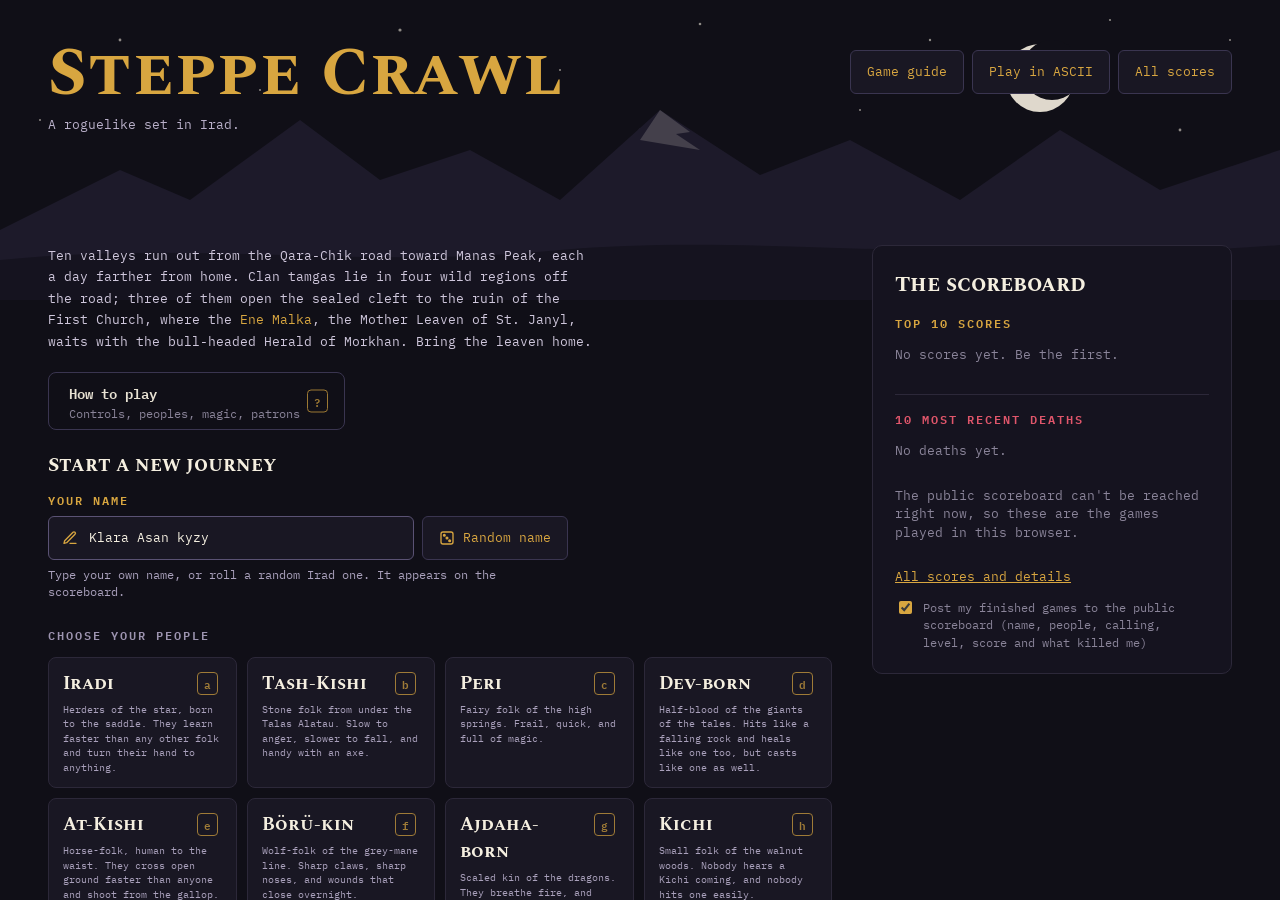
<file: index.html>
<!doctype html>
<html lang="en">
<head>
<meta charset="utf-8">
<meta name="viewport" content="width=device-width, initial-scale=1, viewport-fit=cover">
<title>Steppe Crawl, a roguelike set in Irad</title>
<meta name="description" content="Steppe Crawl is a roguelike set in Irad. Ride out through ten valleys of the steppe, gather the clan tamgas, and bring the Ene Malka home. Free to play in your browser.">
<meta name="robots" content="index, follow">
<meta name="theme-color" content="#100f17">
<link rel="canonical" href="https://steppecrawl.online/">
<link rel="icon" type="image/png" href="favicon.png">
<link rel="apple-touch-icon" href="favicon.png">
<meta property="og:type" content="website">
<meta property="og:site_name" content="Steppe Crawl">
<meta property="og:locale" content="en_US">
<meta property="og:url" content="https://steppecrawl.online/">
<meta property="og:title" content="Steppe Crawl, a roguelike set in Irad">
<meta property="og:description" content="Steppe Crawl is a roguelike set in Irad. Ride out through ten valleys of the steppe, gather the clan tamgas, and bring the Ene Malka home. Free to play in your browser.">
<meta property="og:image" content="https://steppecrawl.online/og-image.png">
<meta property="og:image:type" content="image/png">
<meta property="og:image:width" content="1200">
<meta property="og:image:height" content="630">
<meta property="og:image:alt" content="Steppe Crawl: a roguelike set in Irad. Pixel-art balbal, horse, eagle, tulpar, juniper, snow leopard, the Ene Malka and a clan tamga under a night sky.">
<meta name="twitter:card" content="summary_large_image">
<meta name="twitter:title" content="Steppe Crawl, a roguelike set in Irad">
<meta name="twitter:description" content="Steppe Crawl is a roguelike set in Irad. Ride out through ten valleys of the steppe, gather the clan tamgas, and bring the Ene Malka home. Free to play in your browser.">
<meta name="twitter:image" content="https://steppecrawl.online/og-image.png">
<meta name="twitter:image:alt" content="Steppe Crawl: a roguelike set in Irad. Pixel-art balbal, horse, eagle, tulpar, juniper, snow leopard, the Ene Malka and a clan tamga under a night sky.">
<script type="application/ld+json">
{"@context":"https://schema.org","@type":"VideoGame","name":"Steppe Crawl","url":"https://steppecrawl.online/","image":"https://steppecrawl.online/og-image.png","description":"A roguelike set in Irad. Ride out through ten valleys of the steppe, gather the clan tamgas, and bring the Ene Malka home.","genre":["Roguelike","Role-playing"],"gamePlatform":"Web browser","applicationCategory":"Game","operatingSystem":"Any","playMode":"SinglePlayer","isAccessibleForFree":true,"inLanguage":"en","offers":{"@type":"Offer","price":"0","priceCurrency":"USD"}}
</script>
<link rel="preconnect" href="https://fonts.googleapis.com">
<link rel="stylesheet" href="https://fonts.googleapis.com/css2?family=IBM+Plex+Mono:wght@400;600;700&family=Spectral+SC:wght@500;700&display=swap">
<link rel="stylesheet" href="css/style.css">
</head>
<body>
<div id="app">
  <div id="mapwrap"><canvas id="map" aria-label="Map"></canvas><div id="lookbox" hidden></div></div>
  <aside id="side" aria-live="polite"></aside>
  <div id="log" aria-live="polite"></div>
  <div id="bar">
    <div id="pad">
      <button data-k="y" aria-label="Move up-left">↖</button><button data-k="k" aria-label="Move up">↑</button><button data-k="u" aria-label="Move up-right">↗</button>
      <button data-k="h" aria-label="Move left">←</button><button data-k="s" aria-label="Wait">·</button><button data-k="l" aria-label="Move right">→</button>
      <button data-k="b" aria-label="Move down-left">↙</button><button data-k="j" aria-label="Move down">↓</button><button data-k="n" aria-label="Move down-right">↘</button>
    </div>
    <button data-k="o"><kbd>o</kbd>Explore</button>
    <button data-k="Tab"><kbd>Tab</kbd>Fight</button>
    <button data-k="5"><kbd>5</kbd>Rest</button>
    <button data-k="g"><kbd>g</kbd>Pick up</button>
    <button data-k="i"><kbd>i</kbd>Pack</button>
    <button data-k="z"><kbd>z</kbd>Cast</button>
    <button data-k="f"><kbd>f</kbd>Fire</button>
    <button data-k="a"><kbd>a</kbd>Ability</button>
    <button data-k="m"><kbd>m</kbd>Skills</button>
    <button data-k=">"><kbd>&gt;</kbd>Onward</button>
    <button data-k="<"><kbd>&lt;</kbd>Back</button>
    <button data-k="More"><kbd>…</kbd>More</button>
    <button data-k="?"><kbd>?</kbd>Guide</button>
  </div>
  <div id="tbar" hidden>
    <button data-k="Enter"><kbd>Enter</kbd>Confirm</button>
    <button data-k="Tab"><kbd>Tab</kbd>Next target</button>
    <button data-k="Escape"><kbd>Esc</kbd>Cancel</button>
  </div>
</div>
<div id="ov" hidden></div>
<script src="js/config.js"></script>
<script src="js/util.js"></script>
<script src="js/data/skills.js"></script>
<script src="js/data/species.js"></script>
<script src="js/data/items.js"></script>
<script src="js/data/monsters.js"></script>
<script src="js/data/spells.js"></script>
<script src="js/data/gods.js"></script>
<script src="js/data/world.js"></script>
<script src="js/fov.js"></script>
<script src="js/levelgen.js"></script>
<script src="js/player.js"></script>
<script src="js/items.js"></script>
<script src="js/combat.js"></script>
<script src="js/monsters.js"></script>
<script src="js/magic.js"></script>
<script src="js/religion.js"></script>
<script src="js/world.js"></script>
<script src="js/ui.js"></script>
<script src="js/tiles-custom.js"></script>
<script src="js/tiles.js"></script>
<script src="js/input.js"></script>
<script src="js/guide.js"></script>
<script src="js/namefilter.js"></script>
<script src="js/scores.js"></script>
<script src="js/main.js"></script>
</body>
</html>
</file>
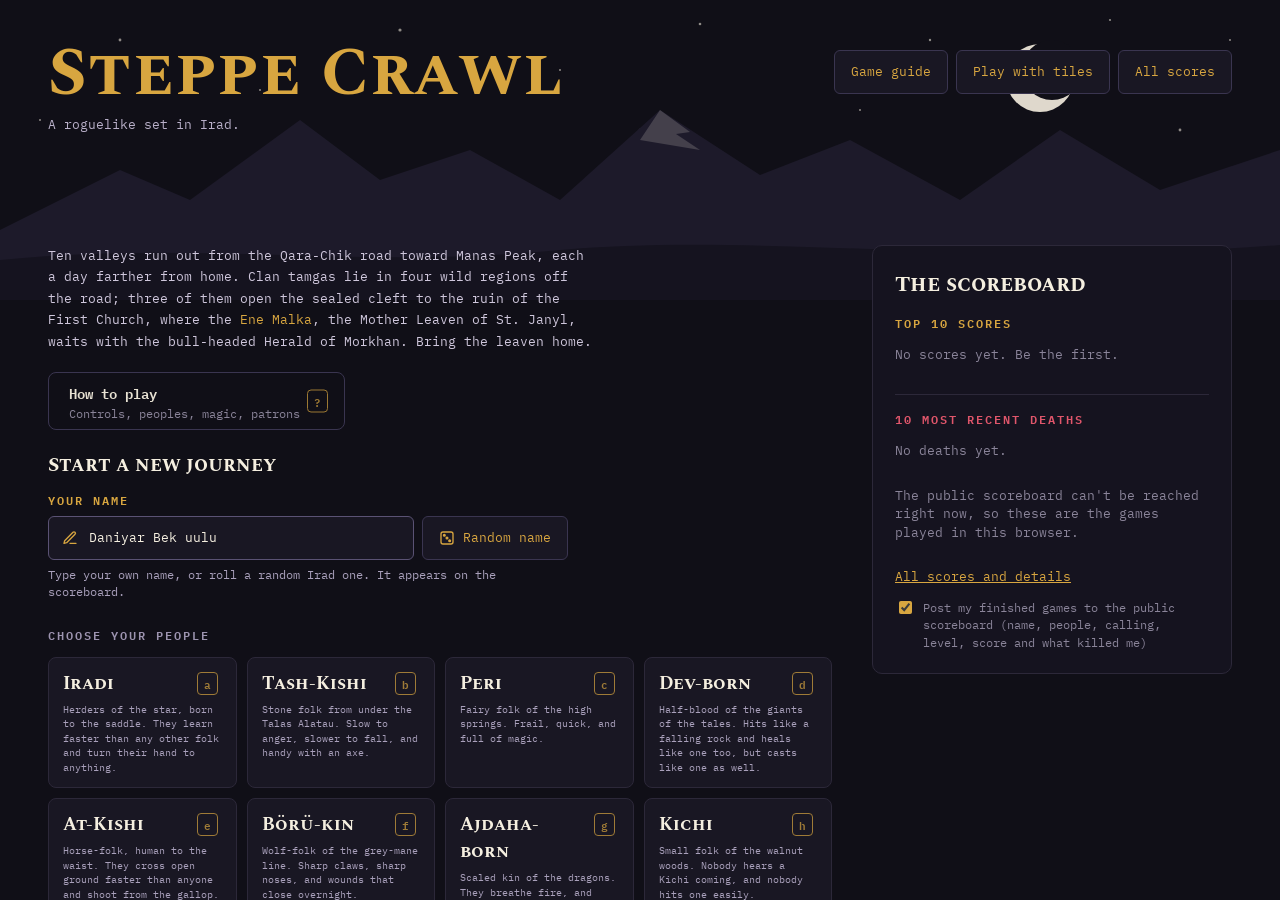
<file: ascii.html>
<!doctype html>
<html lang="en">
<head>
<meta charset="utf-8">
<meta name="viewport" content="width=device-width, initial-scale=1, viewport-fit=cover">
<title>Steppe Crawl (ASCII), a roguelike set in Irad</title>
<meta name="description" content="Steppe Crawl is a roguelike set in Irad. Ride out through ten valleys of the steppe, gather the clan tamgas, and bring the Ene Malka home. Free to play in your browser.">
<meta name="robots" content="index, follow">
<meta name="theme-color" content="#100f17">
<link rel="canonical" href="https://steppecrawl.online/ascii.html">
<link rel="icon" type="image/png" href="favicon.png">
<link rel="apple-touch-icon" href="favicon.png">
<meta property="og:type" content="website">
<meta property="og:site_name" content="Steppe Crawl">
<meta property="og:locale" content="en_US">
<meta property="og:url" content="https://steppecrawl.online/ascii.html">
<meta property="og:title" content="Steppe Crawl (ASCII), a roguelike set in Irad">
<meta property="og:description" content="Steppe Crawl is a roguelike set in Irad. Ride out through ten valleys of the steppe, gather the clan tamgas, and bring the Ene Malka home. Free to play in your browser.">
<meta property="og:image" content="https://steppecrawl.online/og-image.png">
<meta property="og:image:type" content="image/png">
<meta property="og:image:width" content="1200">
<meta property="og:image:height" content="630">
<meta property="og:image:alt" content="Steppe Crawl: a roguelike set in Irad. Pixel-art balbal, horse, eagle, tulpar, juniper, snow leopard, the Ene Malka and a clan tamga under a night sky.">
<meta name="twitter:card" content="summary_large_image">
<meta name="twitter:title" content="Steppe Crawl (ASCII), a roguelike set in Irad">
<meta name="twitter:description" content="Steppe Crawl is a roguelike set in Irad. Ride out through ten valleys of the steppe, gather the clan tamgas, and bring the Ene Malka home. Free to play in your browser.">
<meta name="twitter:image" content="https://steppecrawl.online/og-image.png">
<meta name="twitter:image:alt" content="Steppe Crawl: a roguelike set in Irad. Pixel-art balbal, horse, eagle, tulpar, juniper, snow leopard, the Ene Malka and a clan tamga under a night sky.">

<link rel="preconnect" href="https://fonts.googleapis.com">
<link rel="stylesheet" href="https://fonts.googleapis.com/css2?family=IBM+Plex+Mono:wght@400;600;700&family=Spectral+SC:wght@500;700&display=swap">
<link rel="stylesheet" href="css/style.css">
</head>
<body>
<div id="app">
  <div id="mapwrap"><canvas id="map" aria-label="Map"></canvas><div id="lookbox" hidden></div></div>
  <aside id="side" aria-live="polite"></aside>
  <div id="log" aria-live="polite"></div>
  <div id="bar">
    <div id="pad">
      <button data-k="y" aria-label="Move up-left">↖</button><button data-k="k" aria-label="Move up">↑</button><button data-k="u" aria-label="Move up-right">↗</button>
      <button data-k="h" aria-label="Move left">←</button><button data-k="s" aria-label="Wait">·</button><button data-k="l" aria-label="Move right">→</button>
      <button data-k="b" aria-label="Move down-left">↙</button><button data-k="j" aria-label="Move down">↓</button><button data-k="n" aria-label="Move down-right">↘</button>
    </div>
    <button data-k="o"><kbd>o</kbd>Explore</button>
    <button data-k="Tab"><kbd>Tab</kbd>Fight</button>
    <button data-k="5"><kbd>5</kbd>Rest</button>
    <button data-k="g"><kbd>g</kbd>Pick up</button>
    <button data-k="i"><kbd>i</kbd>Pack</button>
    <button data-k="z"><kbd>z</kbd>Cast</button>
    <button data-k="f"><kbd>f</kbd>Fire</button>
    <button data-k="a"><kbd>a</kbd>Ability</button>
    <button data-k="m"><kbd>m</kbd>Skills</button>
    <button data-k=">"><kbd>&gt;</kbd>Onward</button>
    <button data-k="<"><kbd>&lt;</kbd>Back</button>
    <button data-k="More"><kbd>…</kbd>More</button>
    <button data-k="?"><kbd>?</kbd>Guide</button>
  </div>
  <div id="tbar" hidden>
    <button data-k="Enter"><kbd>Enter</kbd>Confirm</button>
    <button data-k="Tab"><kbd>Tab</kbd>Next target</button>
    <button data-k="Escape"><kbd>Esc</kbd>Cancel</button>
  </div>
</div>
<div id="ov" hidden></div>
<script src="js/config.js"></script>
<script src="js/util.js"></script>
<script src="js/data/skills.js"></script>
<script src="js/data/species.js"></script>
<script src="js/data/items.js"></script>
<script src="js/data/monsters.js"></script>
<script src="js/data/spells.js"></script>
<script src="js/data/gods.js"></script>
<script src="js/data/world.js"></script>
<script src="js/fov.js"></script>
<script src="js/levelgen.js"></script>
<script src="js/player.js"></script>
<script src="js/items.js"></script>
<script src="js/combat.js"></script>
<script src="js/monsters.js"></script>
<script src="js/magic.js"></script>
<script src="js/religion.js"></script>
<script src="js/world.js"></script>
<script src="js/ui.js"></script>
<script src="js/input.js"></script>
<script src="js/guide.js"></script>
<script src="js/namefilter.js"></script>
<script src="js/scores.js"></script>
<script src="js/main.js"></script>
</body>
</html>
</file>
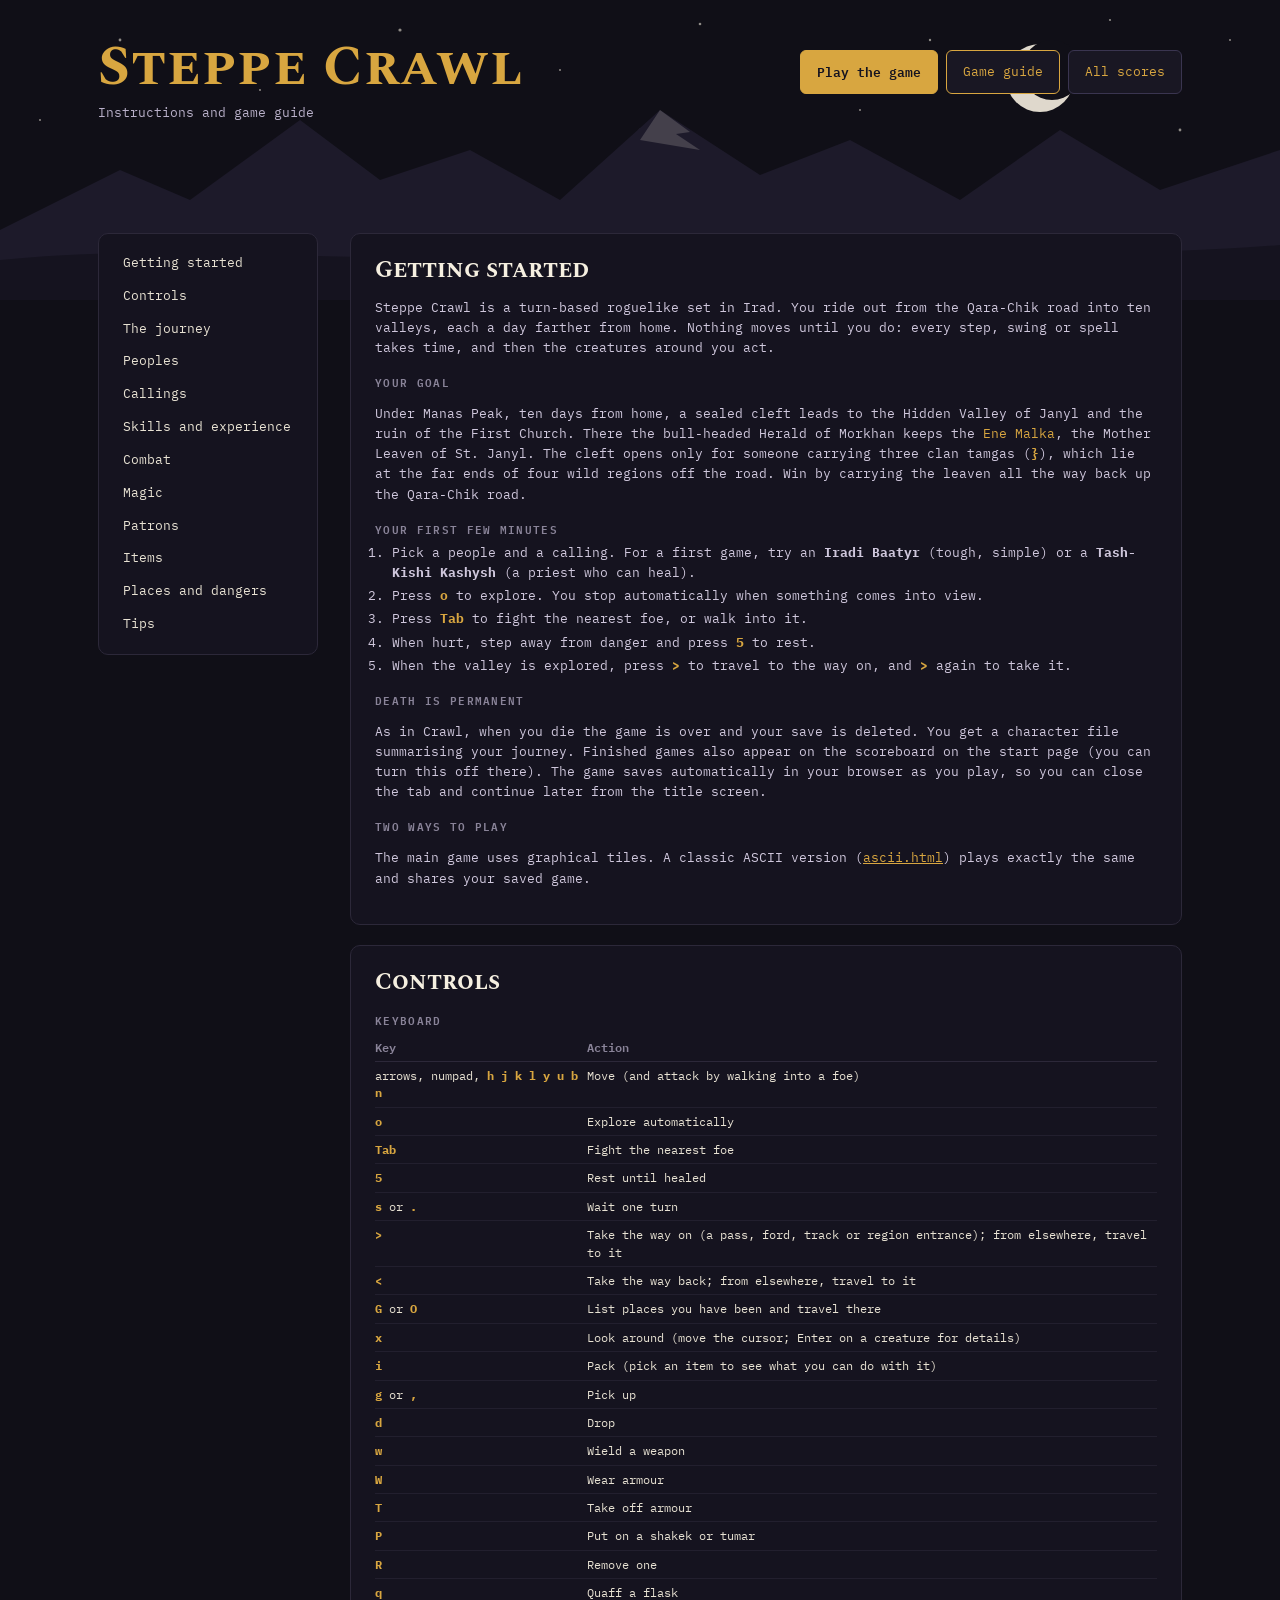
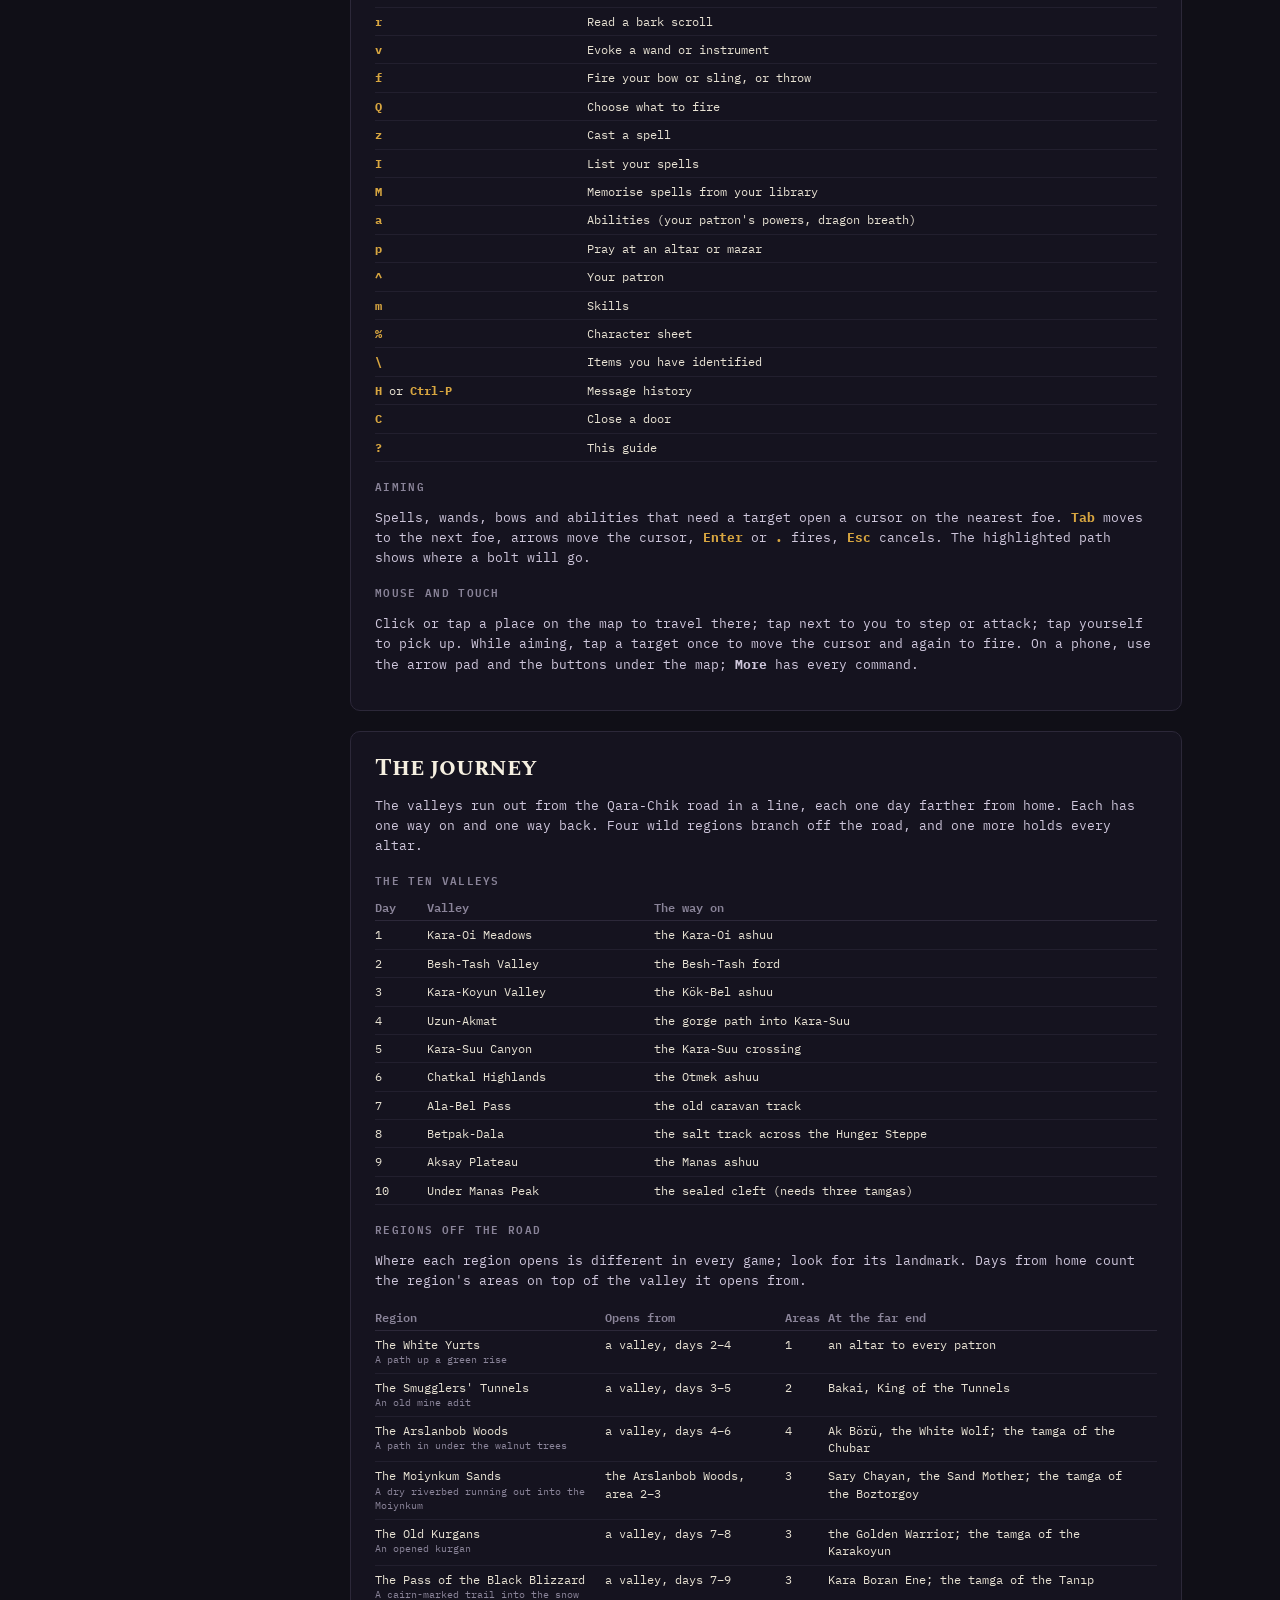
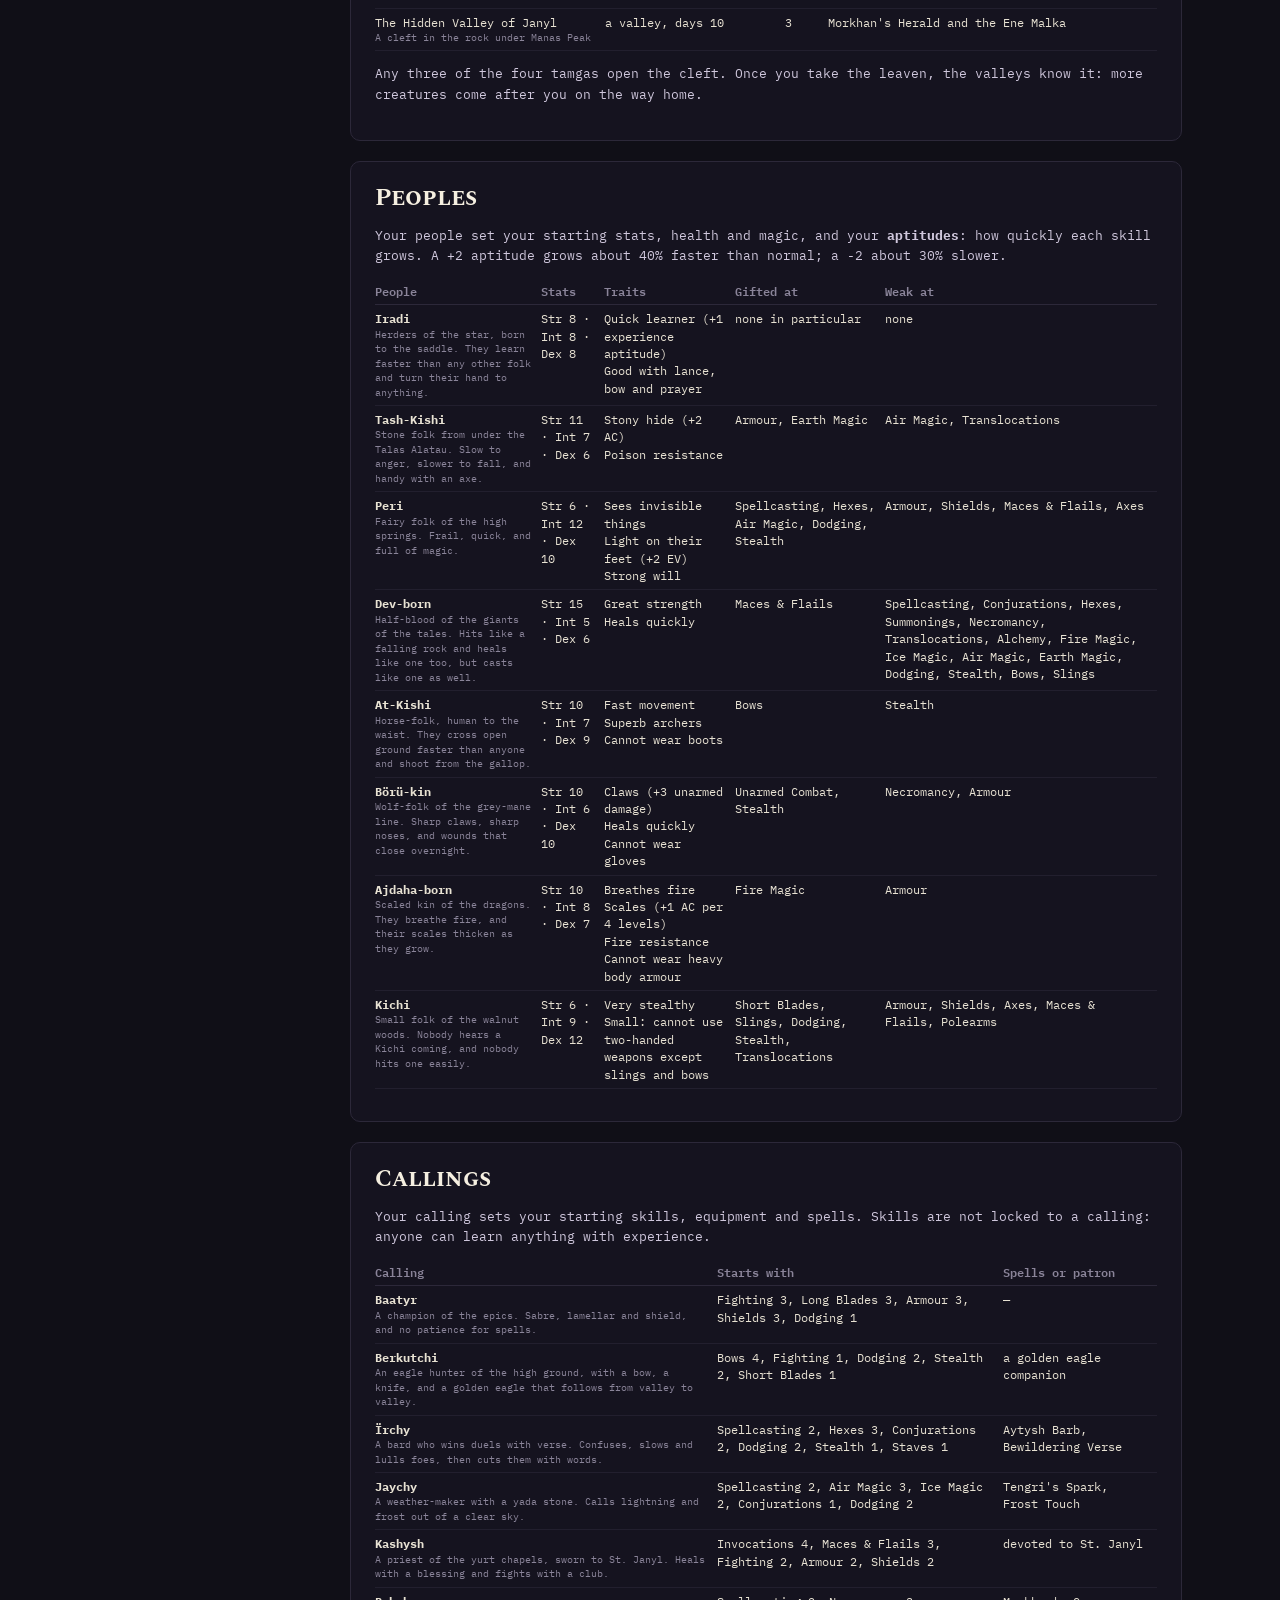
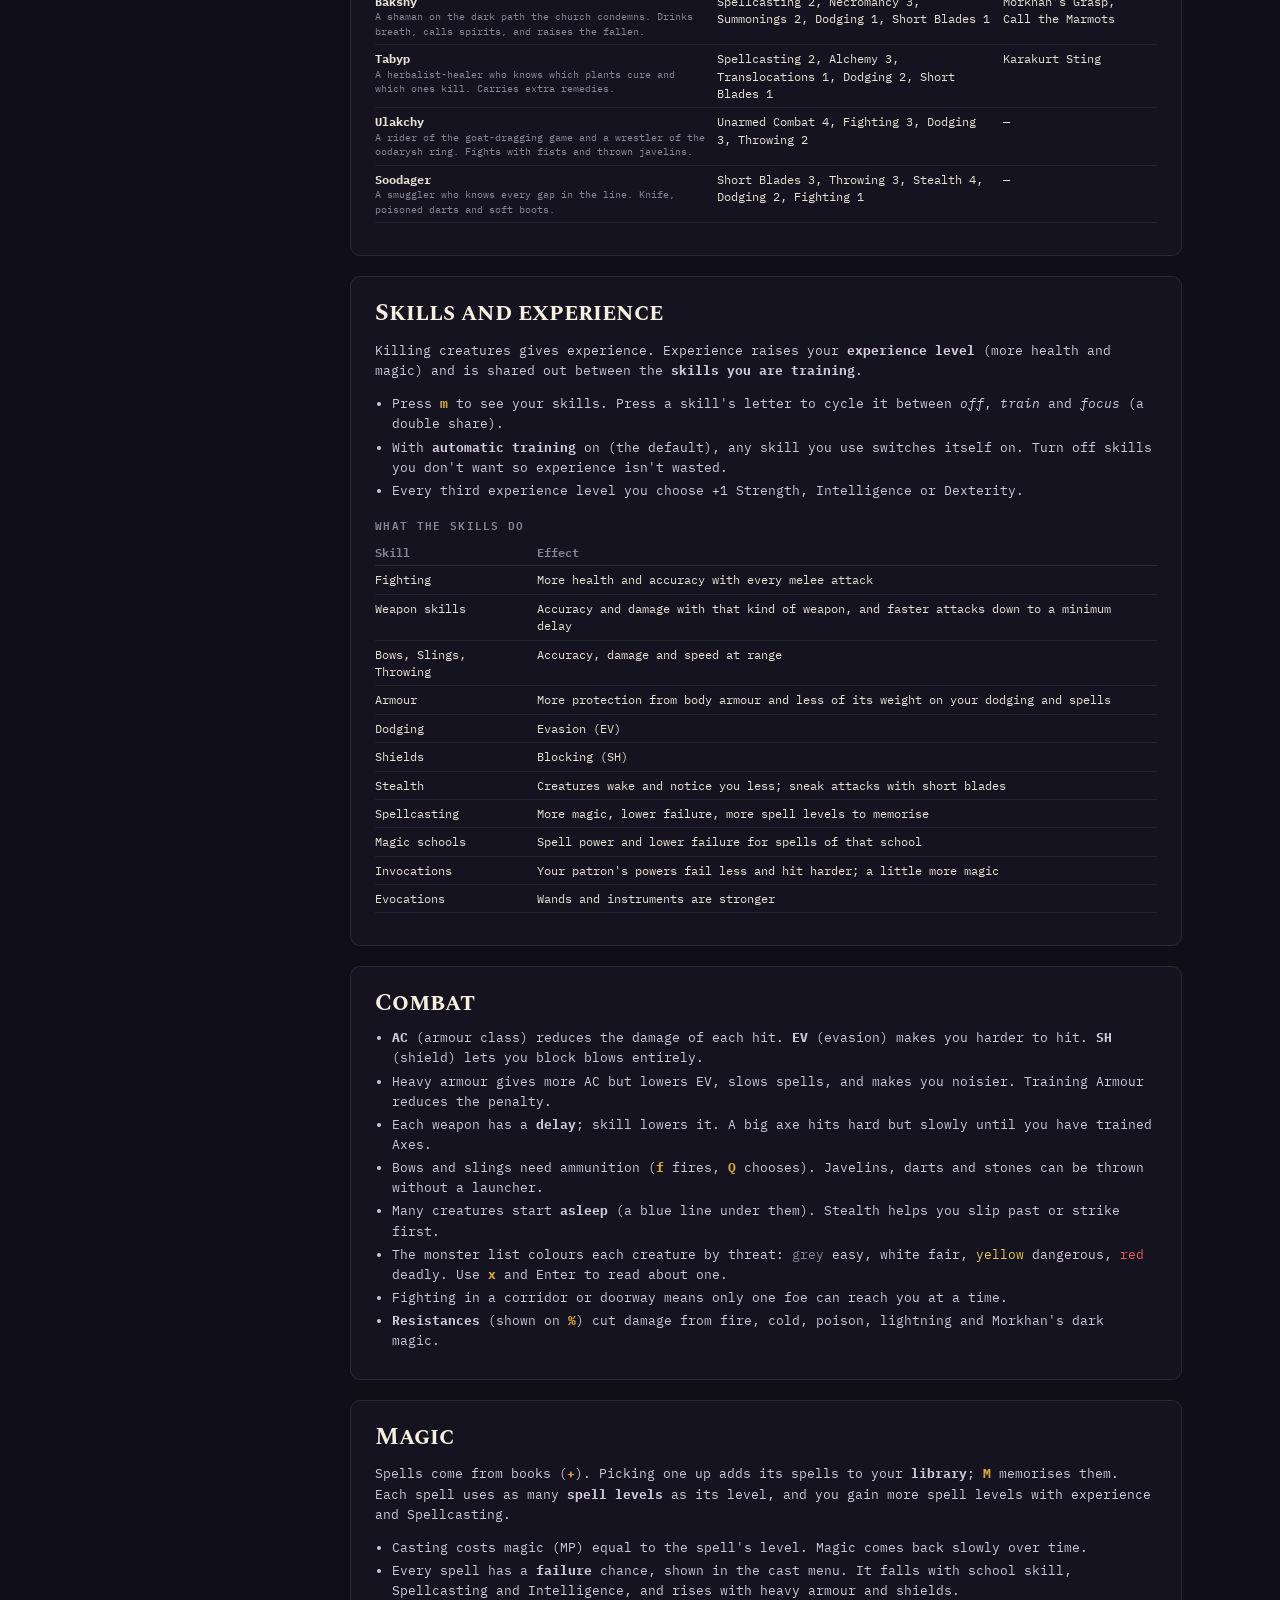
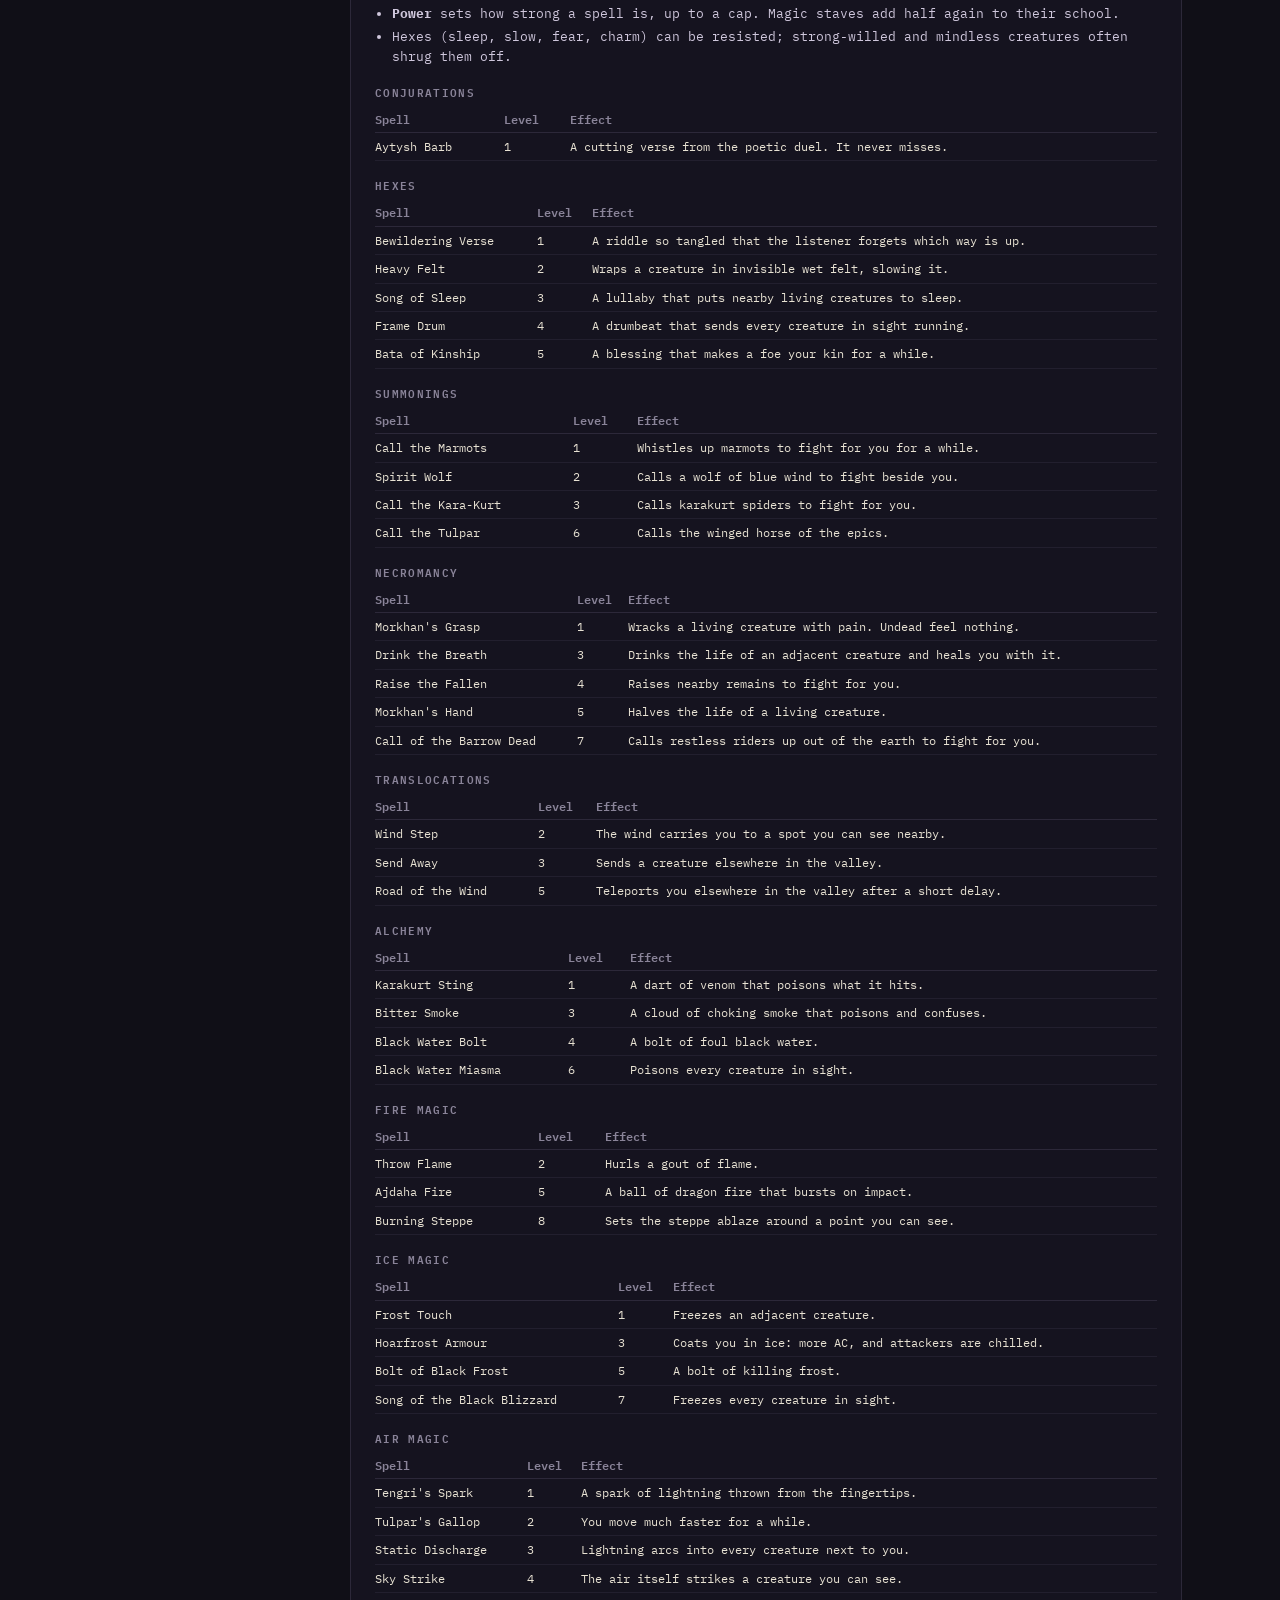
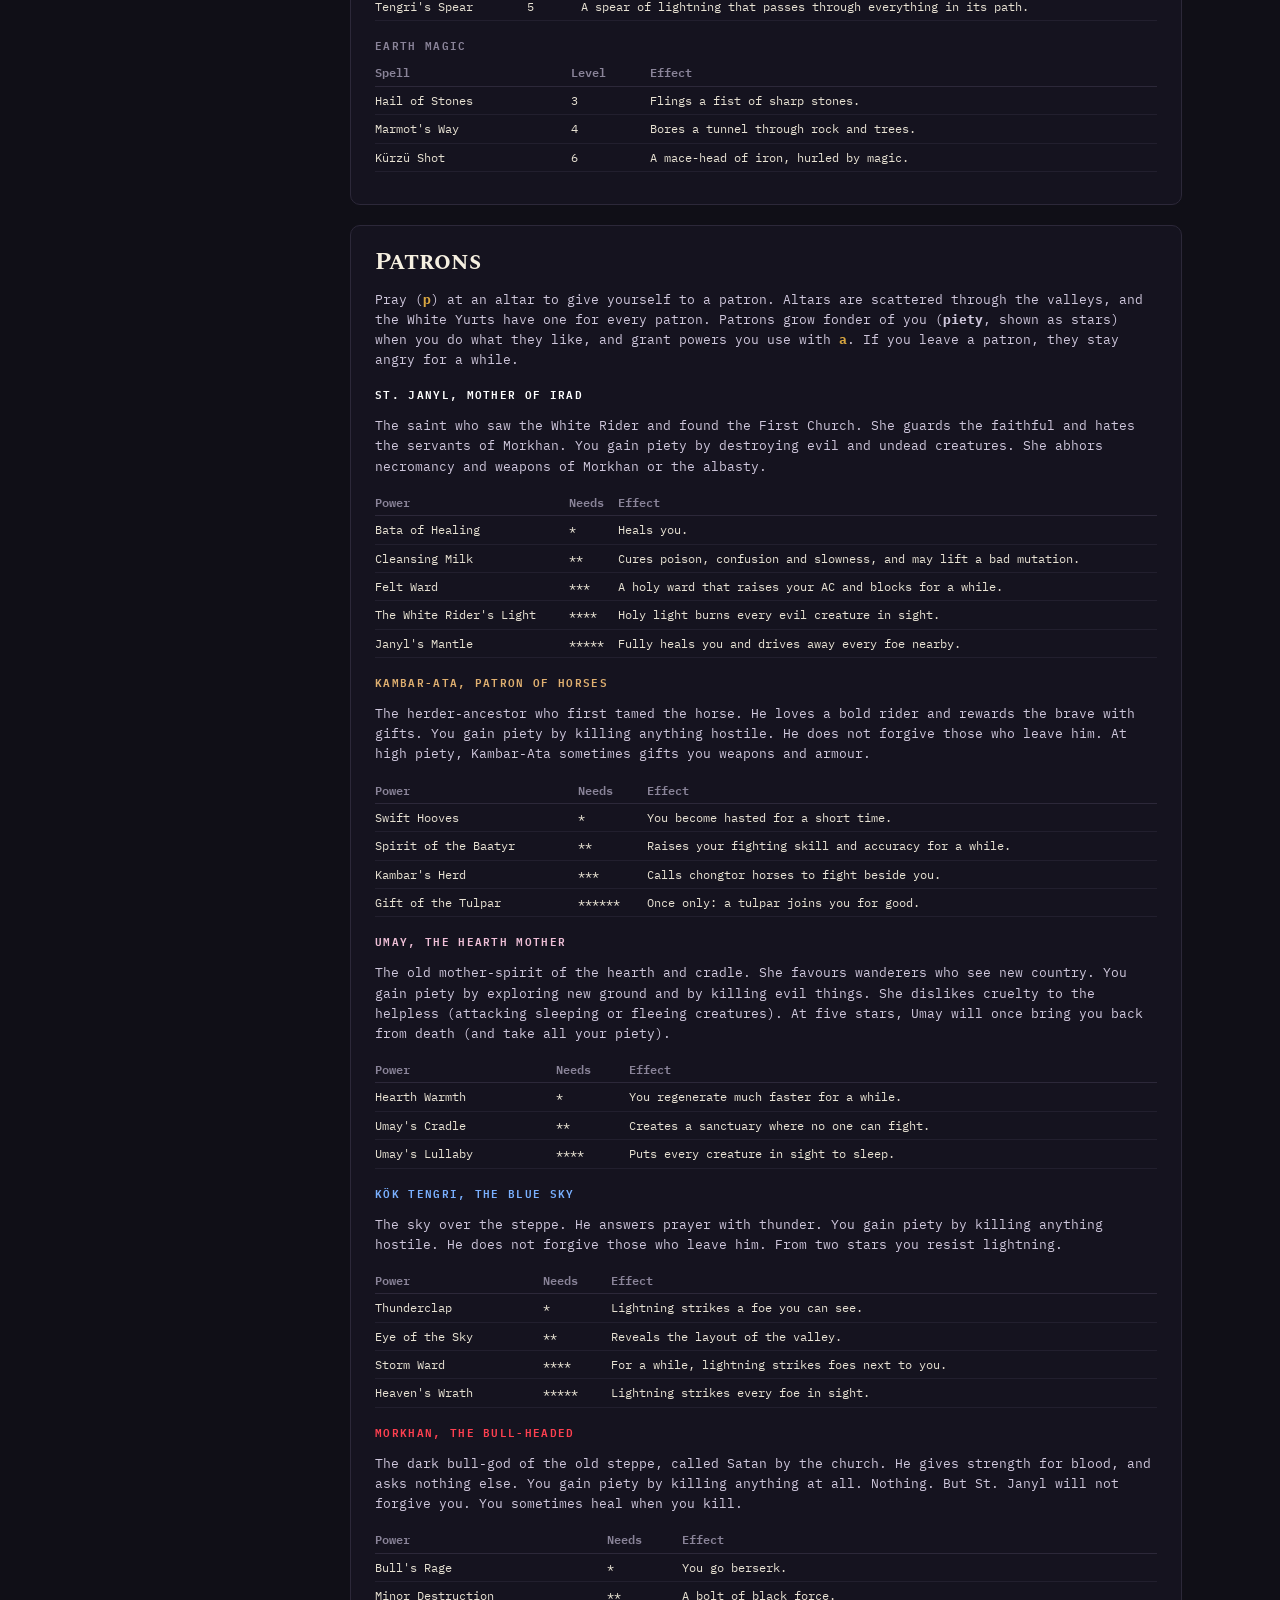
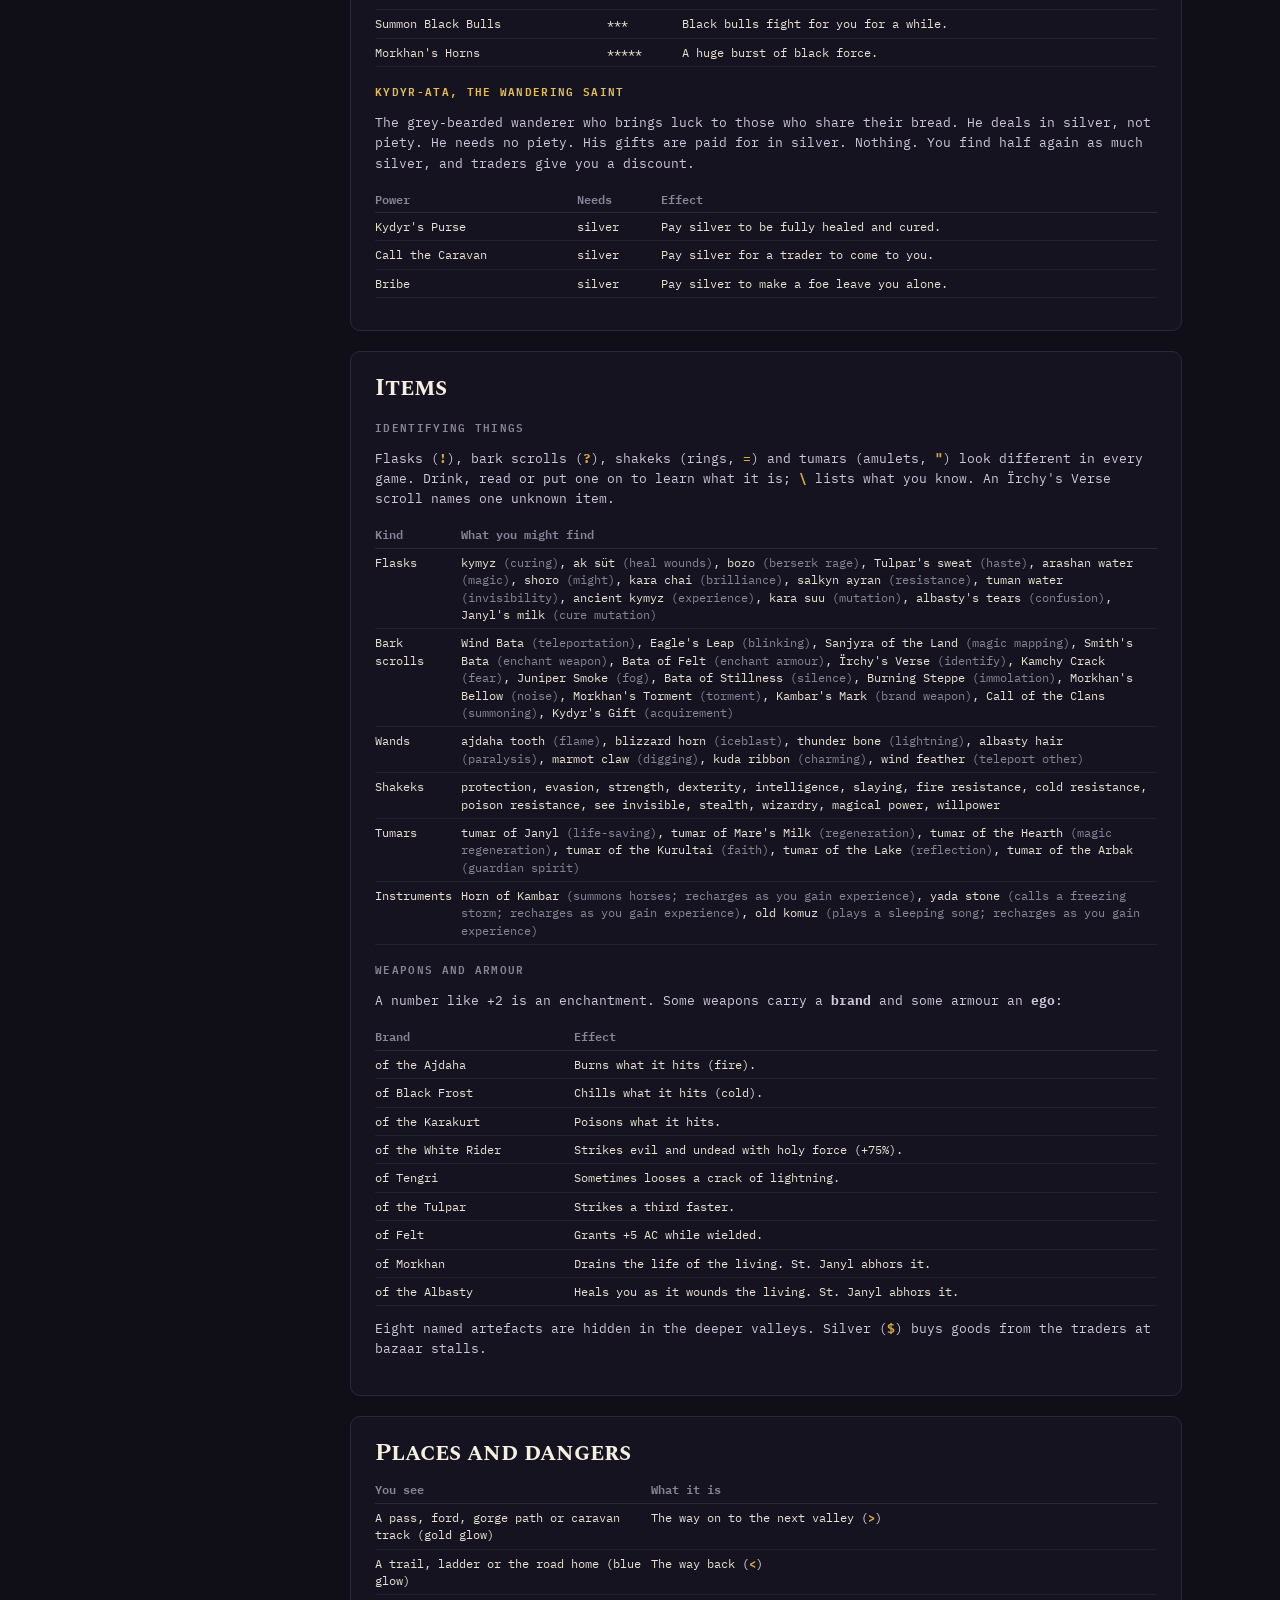
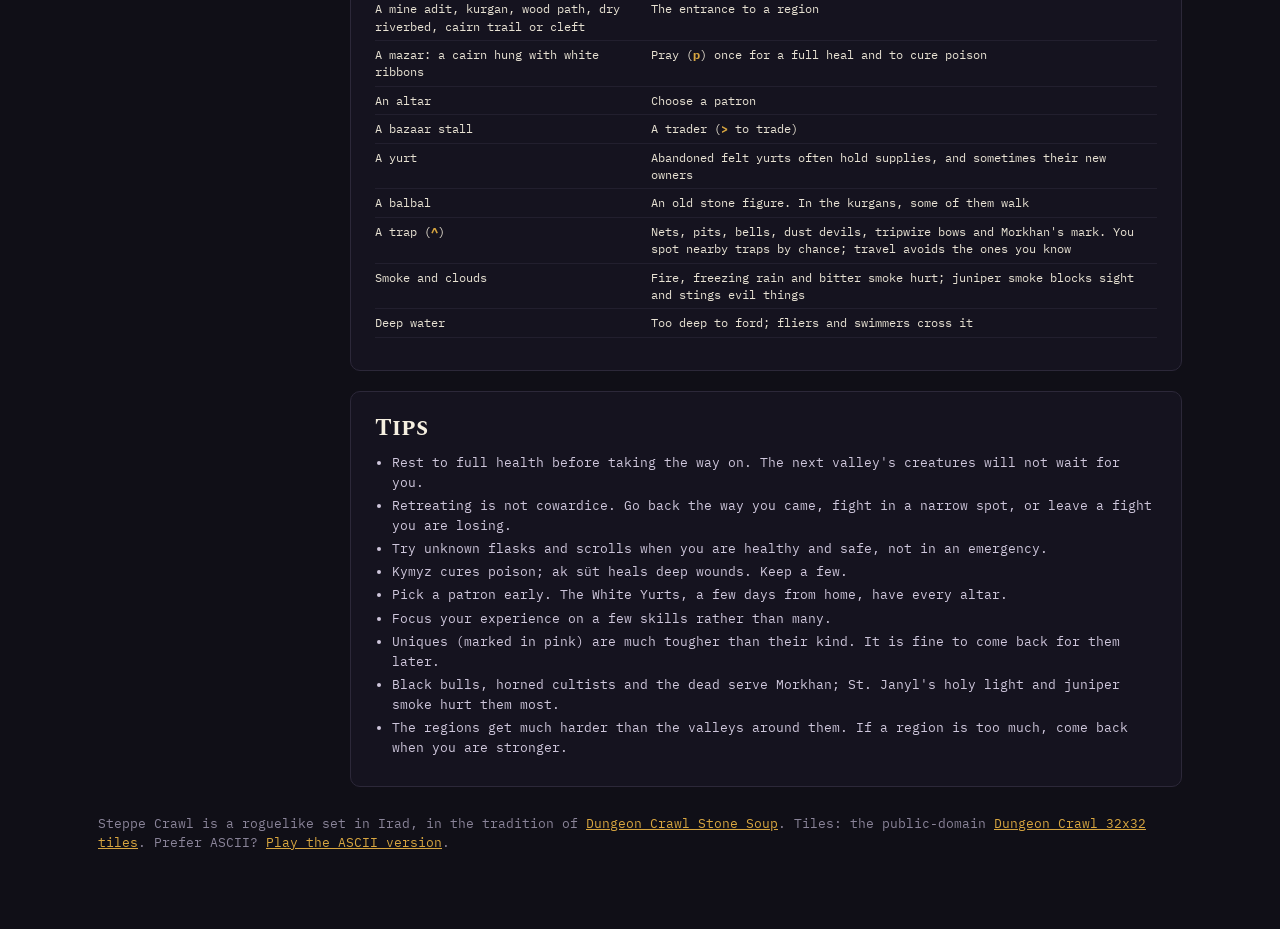
<file: guide.html>
<!doctype html>
<html lang="en">
<head>
<meta charset="utf-8">
<meta name="viewport" content="width=device-width, initial-scale=1, viewport-fit=cover">
<title>Steppe Crawl Guide</title>
<meta name="description" content="How to play Steppe Crawl, a roguelike set in Irad: controls, peoples and callings, skills, magic, patrons, items and the places of the steppe.">
<meta name="robots" content="index, follow">
<meta name="theme-color" content="#100f17">
<link rel="canonical" href="https://steppecrawl.online/guide.html">
<link rel="icon" type="image/png" href="favicon.png">
<link rel="apple-touch-icon" href="favicon.png">
<meta property="og:type" content="website">
<meta property="og:site_name" content="Steppe Crawl">
<meta property="og:locale" content="en_US">
<meta property="og:url" content="https://steppecrawl.online/guide.html">
<meta property="og:title" content="Steppe Crawl Guide">
<meta property="og:description" content="How to play Steppe Crawl, a roguelike set in Irad: controls, peoples and callings, skills, magic, patrons, items and the places of the steppe.">
<meta property="og:image" content="https://steppecrawl.online/og-image.png">
<meta property="og:image:type" content="image/png">
<meta property="og:image:width" content="1200">
<meta property="og:image:height" content="630">
<meta property="og:image:alt" content="Steppe Crawl: a roguelike set in Irad. Pixel-art balbal, horse, eagle, tulpar, juniper, snow leopard, the Ene Malka and a clan tamga under a night sky.">
<meta name="twitter:card" content="summary_large_image">
<meta name="twitter:title" content="Steppe Crawl Guide">
<meta name="twitter:description" content="How to play Steppe Crawl, a roguelike set in Irad: controls, peoples and callings, skills, magic, patrons, items and the places of the steppe.">
<meta name="twitter:image" content="https://steppecrawl.online/og-image.png">
<meta name="twitter:image:alt" content="Steppe Crawl: a roguelike set in Irad. Pixel-art balbal, horse, eagle, tulpar, juniper, snow leopard, the Ene Malka and a clan tamga under a night sky.">

<link rel="stylesheet" href="https://fonts.googleapis.com/css2?family=IBM+Plex+Mono:wght@400;600;700&family=Spectral+SC:wght@500;700&display=swap">
<link rel="stylesheet" href="css/style.css">
</head>
<body class="page">
<main class="gpage">
  <header class="hhead">
    <div><h1 class="title">Steppe Crawl</h1><p class="hsub">Instructions and game guide</p></div>
    <nav class="hlinks" aria-label="Pages"><a class="primary" href="index.html">Play the game</a><a href="guide.html" aria-current="page">Game guide</a><a href="scores.html">All scores</a></nav>
  </header>
  <div class="glayout">
    <nav id="toc" class="gtoc" aria-label="Chapters"></nav>
    <div id="chapters" class="gchapters"></div>
  </div>
  <p class="pnote">Steppe Crawl is a roguelike set in Irad, in the tradition of <a href="https://github.com/crawl/crawl">Dungeon Crawl Stone Soup</a>. Tiles: the public-domain <a href="https://opengameart.org/content/dungeon-crawl-32x32-tiles">Dungeon Crawl 32x32 tiles</a>. Prefer ASCII? <a href="ascii.html">Play the ASCII version</a>.</p>
</main>
<script src="js/util.js"></script>
<script src="js/data/skills.js"></script>
<script src="js/data/species.js"></script>
<script src="js/data/items.js"></script>
<script src="js/data/monsters.js"></script>
<script src="js/data/spells.js"></script>
<script src="js/data/gods.js"></script>
<script src="js/data/world.js"></script>
<script src="js/guide.js"></script>
<script>
  document.body.insertAdjacentHTML('afterbegin', skySVG());
  document.getElementById('toc').innerHTML = GUIDE.map(c => `<a href="#${c.id}">${c.n}</a>`).join('');
  document.getElementById('chapters').innerHTML = GUIDE.map(c => `<section id="${c.id}" class="pcard2"><h2>${c.n}</h2><div class="guide">${c.html()}</div></section>`).join('');
  if (location.hash) { const el = document.getElementById(location.hash.slice(1)); if (el) el.scrollIntoView(); }
</script>
</body>
</html>
</file>
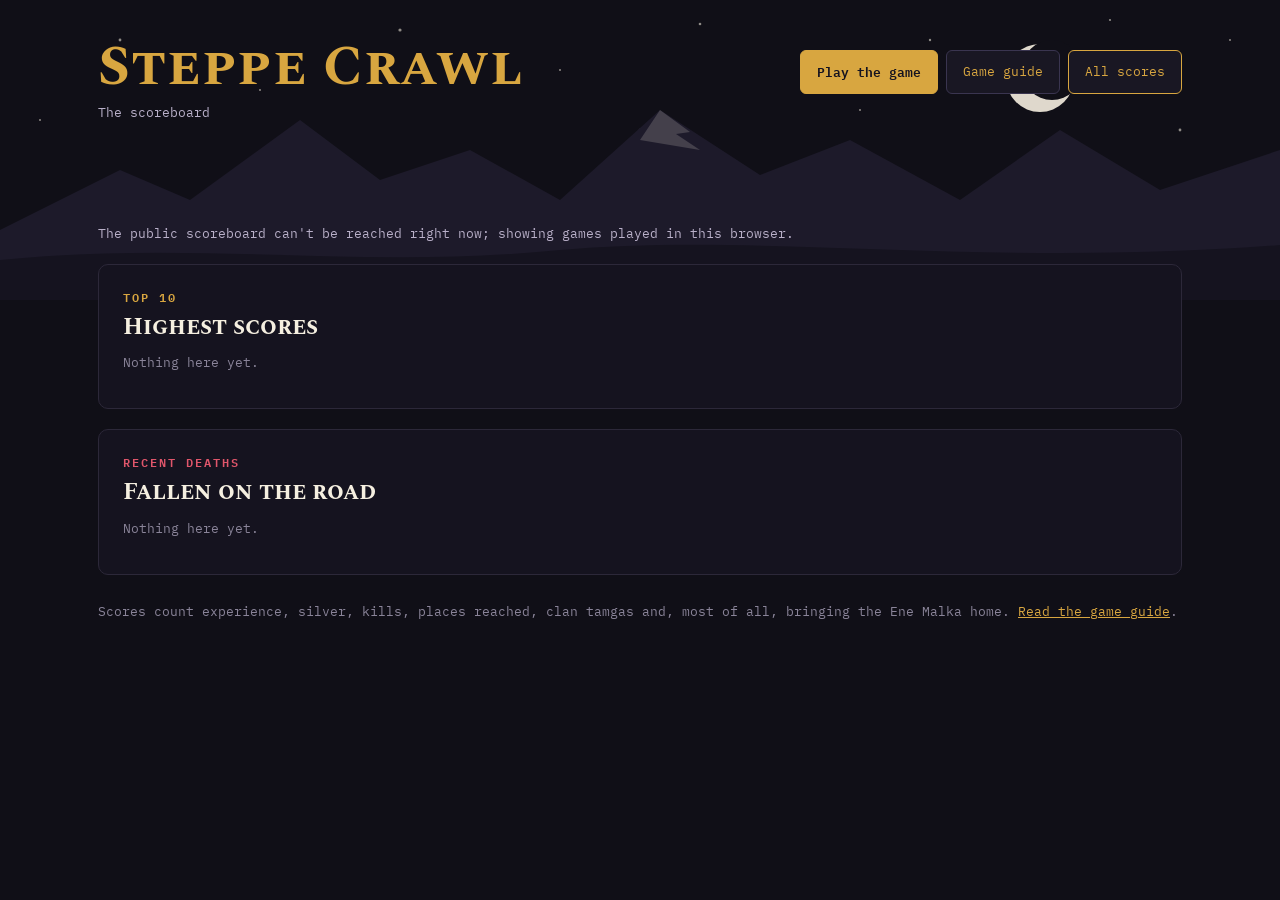
<file: scores.html>
<!doctype html>
<html lang="en">
<head>
<meta charset="utf-8">
<meta name="viewport" content="width=device-width, initial-scale=1, viewport-fit=cover">
<title>Steppe Crawl Scores</title>
<meta name="description" content="Top scores and recent deaths in Steppe Crawl, a roguelike set in Irad. See who brought the Ene Malka home, and what killed everyone else.">
<meta name="robots" content="index, follow">
<meta name="theme-color" content="#100f17">
<link rel="canonical" href="https://steppecrawl.online/scores.html">
<link rel="icon" type="image/png" href="favicon.png">
<link rel="apple-touch-icon" href="favicon.png">
<meta property="og:type" content="website">
<meta property="og:site_name" content="Steppe Crawl">
<meta property="og:locale" content="en_US">
<meta property="og:url" content="https://steppecrawl.online/scores.html">
<meta property="og:title" content="Steppe Crawl Scores">
<meta property="og:description" content="Top scores and recent deaths in Steppe Crawl, a roguelike set in Irad. See who brought the Ene Malka home, and what killed everyone else.">
<meta property="og:image" content="https://steppecrawl.online/og-image.png">
<meta property="og:image:type" content="image/png">
<meta property="og:image:width" content="1200">
<meta property="og:image:height" content="630">
<meta property="og:image:alt" content="Steppe Crawl: a roguelike set in Irad. Pixel-art balbal, horse, eagle, tulpar, juniper, snow leopard, the Ene Malka and a clan tamga under a night sky.">
<meta name="twitter:card" content="summary_large_image">
<meta name="twitter:title" content="Steppe Crawl Scores">
<meta name="twitter:description" content="Top scores and recent deaths in Steppe Crawl, a roguelike set in Irad. See who brought the Ene Malka home, and what killed everyone else.">
<meta name="twitter:image" content="https://steppecrawl.online/og-image.png">
<meta name="twitter:image:alt" content="Steppe Crawl: a roguelike set in Irad. Pixel-art balbal, horse, eagle, tulpar, juniper, snow leopard, the Ene Malka and a clan tamga under a night sky.">

<link rel="stylesheet" href="https://fonts.googleapis.com/css2?family=IBM+Plex+Mono:wght@400;600;700&family=Spectral+SC:wght@500;700&display=swap">
<link rel="stylesheet" href="css/style.css">
</head>
<body class="page">
<main class="gpage">
  <header class="hhead">
    <div><h1 class="title">Steppe Crawl</h1><p class="hsub">The scoreboard</p></div>
    <nav class="hlinks" aria-label="Pages"><a class="primary" href="index.html">Play the game</a><a href="guide.html">Game guide</a><a href="scores.html" aria-current="page">All scores</a></nav>
  </header>
  <div class="slayout">
    <p id="status" class="pstatus">Loading scores…</p>
    <section class="pcard2"><p class="kick">Top 10</p><h2>Highest scores</h2><div id="top"></div></section>
    <section class="pcard2"><p class="kick red">Recent deaths</p><h2>Fallen on the road</h2><div id="recent"></div></section>
    <section class="pcard2" id="minewrap" hidden><p class="kick">This browser</p><h2>Your recent games</h2><div id="mine"></div></section>
  </div>
  <p class="pnote">Scores count experience, silver, kills, places reached, clan tamgas and, most of all, bringing the Ene Malka home. <a href="guide.html">Read the game guide</a>.</p>
</main>
<script src="js/config.js"></script>
<script src="js/util.js"></script>
<script src="js/scores.js"></script>
<script>
  document.body.insertAdjacentHTML('afterbegin', skySVG());
  const row = (e, i) => [i === null ? '' : i + 1, e.name, e.score, `${e.species} ${e.background}`, e.xl,
    e.won ? 'brought the leaven home' : e.cause, `${e.place}, ${e.days} day${e.days === 1 ? '' : 's'} from home`, e.tamgas || 0, e.god || '—', e.kills, e.turns, ago(e.created_at)];
  const HEAD = ['#', 'Name', 'Score', 'People and calling', 'Level', 'Fate', 'Where', 'Tamgas', 'Patron', 'Kills', 'Turns', 'When'];
  function table(list, ranked) {
    if (!list.length) return '<p class="dim">Nothing here yet.</p>';
    return `<div class="gtable"><table><thead><tr>${HEAD.map((h, i) => `<th class="${[2, 4, 7, 9, 10].includes(i) ? 'nr' : ''}">${h}</th>`).join('')}</tr></thead><tbody>` +
      list.map((e, i) => `<tr class="${e.mine ? 'mine' : ''}">${row(e, ranked ? i : null).map((c, j) =>
        `<td class="${j === 0 ? 'rank' : j === 1 ? 'nm' : [2, 4, 7, 9, 10].includes(j) ? 'nr' : ''}">${esc(c)}</td>`).join('')}</tr>`).join('') + '</tbody></table></div>';
  }
  fetchScores(10).then(d => {
    document.getElementById('top').innerHTML = table(d.top, true);
    document.getElementById('recent').innerHTML = table(d.recent, false);
    document.getElementById('status').textContent = d.online ? 'Scores from everyone who plays, on GitHub Pages and itch.io.'
      : SCORES_ONLINE ? "The public scoreboard can't be reached right now; showing games played in this browser." : 'Showing games played in this browser.';
    const mine = lsGet(LOCAL_SCORES_KEY, []);
    if (d.online && mine.length) { document.getElementById('minewrap').hidden = false; document.getElementById('mine').innerHTML = table(mine.slice(0, 10), false); }
  });
</script>
</body>
</html>
</file>
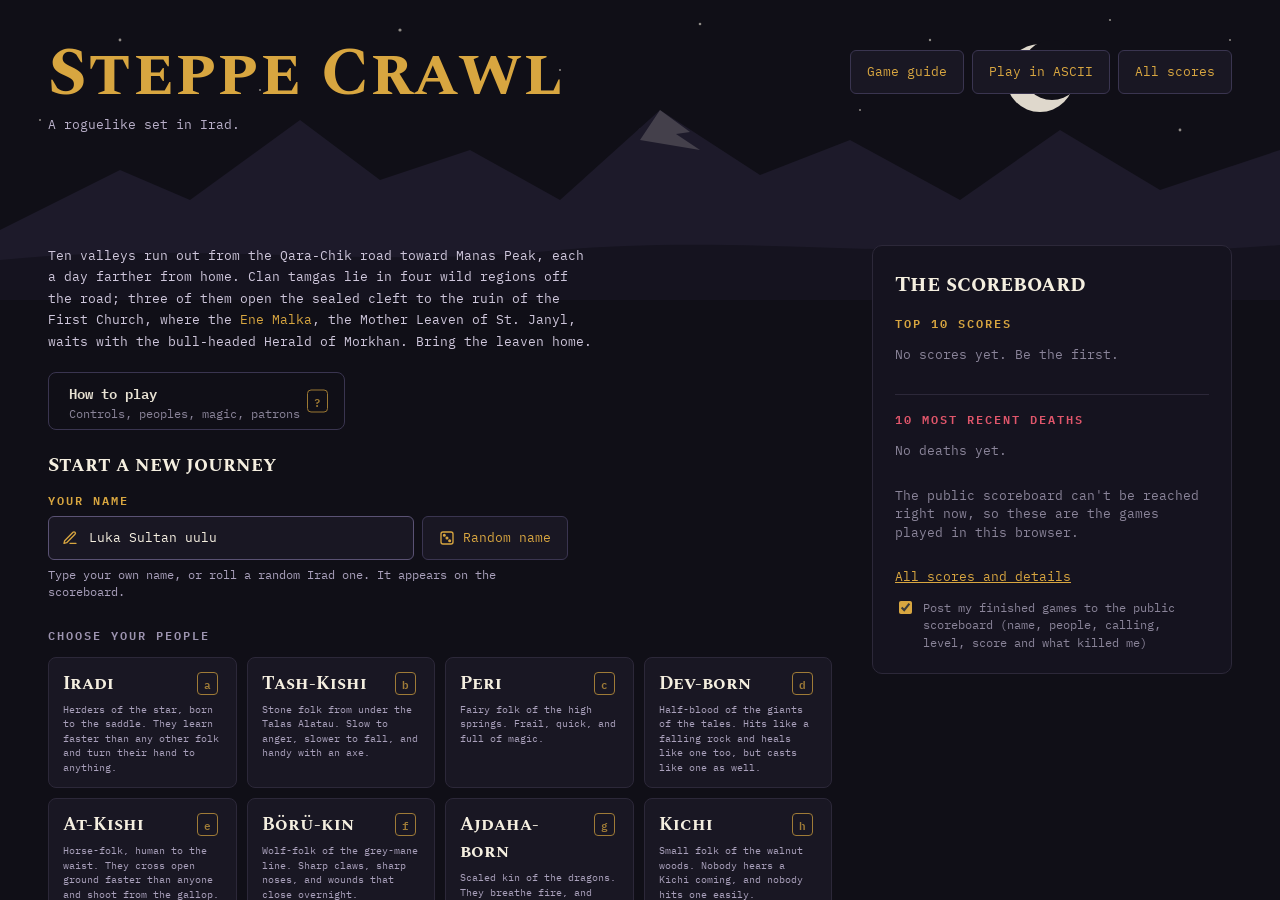
<file: tiles.html>
<!doctype html>
<html lang="en">
<head>
<meta charset="utf-8">
<title>Steppe Crawl</title>
<meta name="robots" content="noindex">
<link rel="canonical" href="https://steppecrawl.online/">
<meta http-equiv="refresh" content="0; url=index.html">
<script>location.replace('index.html' + location.hash);</script>
</head>
<body>The tiles version is now the main game: <a href="index.html">play Steppe Crawl</a>.</body>
</html>
</file>
<file: css/style.css>
/* Layout: console map on the left, felt status panel on the right, message log and command bar beneath.
   Single dark look: a night on the steppe. */
:root {
  --bg: #100f17; --panel: #191723; --line: #2c2839; --fg: #e8e2d3; --dim: #8a8499;
  --milk: #f5efe0; --crimson: #c4283f; --gold: #d8a640; --sky: #6f93d8; --grass: #86a95a;
  --mono: 'IBM Plex Mono', ui-monospace, Consolas, 'DejaVu Sans Mono', monospace;
  --disp: 'Spectral SC', Georgia, 'Times New Roman', serif;
  color-scheme: dark;
}
* { box-sizing: border-box; }
html, body { height: 100%; }
body { margin: 0; background: var(--bg); color: var(--fg); font: 13px/1.45 var(--mono); overflow: hidden; }
[hidden] { display: none !important; }
#app { height: 100%; padding-inline: 16px; padding-block: 10px; display: grid;
  grid-template-columns: minmax(0, 1fr) 290px; grid-template-rows: minmax(0, 1fr) auto auto; gap: 8px 14px; }
#mapwrap { grid-column: 1; grid-row: 1; position: relative; min-width: 0; min-height: 0; border: 1px solid var(--line); background: #0a0910; }
#map { position: absolute; inset: 0; width: 100%; height: 100%; display: block; cursor: crosshair; }
#lookbox { position: absolute; left: 0; right: 0; bottom: 0; background: rgba(16, 15, 23, .94); border-top: 1px solid var(--line); padding: 6px 10px; font-size: 12px; }
#side { grid-column: 2; grid-row: 1 / span 2; min-width: 0; overflow: auto; background: var(--panel); border: 1px solid var(--line); padding: 10px 12px; display: flex; flex-direction: column; gap: 8px; }
#log { grid-column: 1; grid-row: 2; min-width: 0; height: 9.4em; overflow: hidden; display: flex; flex-direction: column; justify-content: flex-end; }
#log div { white-space: pre-wrap; }
#log .old { opacity: .55; }
#bar, #tbar { grid-column: 1 / span 2; grid-row: 3; display: flex; flex-wrap: wrap; gap: 6px; align-items: center; }
#tbar { background: var(--bg); }
button { font: inherit; background: #221f2e; color: var(--fg); border: 1px solid var(--line); padding: 5px 9px; border-radius: 3px; cursor: pointer; }
button:hover { border-color: var(--gold); }
button:focus-visible, input:focus-visible, .opt:focus-visible { outline: 2px solid var(--gold); outline-offset: 1px; }
button kbd { color: var(--gold); font: inherit; margin-right: 4px; }
#pad { display: none; grid-template-columns: repeat(3, 40px); gap: 4px; }
#pad button { padding: 6px 0; }
.who { font-family: var(--disp); font-size: 17px; line-height: 1.15; color: var(--milk); }
.sub { color: var(--dim); }
.meter { display: grid; grid-template-columns: 2.4em 1fr 6.4em; align-items: center; gap: 6px; font-variant-numeric: tabular-nums; }
.meter i { display: block; height: 8px; background: #2a2636; position: relative; }
.meter i b { position: absolute; inset: 0 auto 0 0; background: var(--grass); }
.meter.mp i b { background: var(--sky); }
.kv { display: grid; grid-template-columns: repeat(3, 1fr); gap: 2px 8px; font-variant-numeric: tabular-nums; }
.kv span { color: var(--dim); }
.place { color: var(--gold); }
.eqline { color: var(--dim); overflow: hidden; text-overflow: ellipsis; white-space: nowrap; }
.eqline em { font-style: normal; color: var(--fg); }
.status { display: flex; flex-wrap: wrap; gap: 4px; }
.status b { font-weight: 600; font-size: 12px; padding: 0 5px; border: 1px solid currentColor; border-radius: 2px; }
.mons { display: flex; flex-direction: column; gap: 1px; border-top: 1px solid var(--line); padding-top: 6px; }
.mons div { white-space: nowrap; overflow: hidden; text-overflow: ellipsis; }
.mons .g { display: inline-block; width: 1.3em; font-weight: 600; }
h3 { margin: 10px 0 3px; font: 600 11px var(--mono); letter-spacing: .12em; text-transform: uppercase; color: var(--dim); }
#ov { position: fixed; inset: 0; display: flex; align-items: flex-start; justify-content: center; padding: 18px 12px; overflow: auto; background: rgba(10, 9, 16, .8); z-index: 5; }
.card { background: var(--panel); border: 1px solid var(--line); max-width: 640px; width: 100%; padding: 16px 18px; }
.card.wide { max-width: 860px; }
.card h2 { font: 700 21px/1.15 var(--disp); color: var(--milk); margin: 0 0 6px; text-wrap: balance; }
.card p, .mtext { margin: .4em 0; max-width: 78ch; }
.mtext { margin-bottom: 8px; }
.opts { display: flex; flex-direction: column; }
.opt { display: grid; grid-template-columns: 2.4em minmax(0, 1fr); gap: 6px; padding: 3px 6px; cursor: pointer; border-radius: 2px; }
.opt:hover { background: #262235; }
.opt .k { color: var(--gold); }
.opt small { display: block; color: var(--dim); }
.opt.off { opacity: .45; cursor: default; }
.sk { display: inline-block; width: 13em; }
.num { display: inline-block; min-width: 4em; font-variant-numeric: tabular-nums; }
.apt { display: inline-block; width: 2.5em; color: var(--dim); }
.apt.pos { color: #7cdc8c; } .apt.neg { color: #e58aa8; }
.title { font: 700 40px/1 var(--disp); color: var(--milk); letter-spacing: .02em; }
.star, .gold { color: var(--gold); }
.dim { color: var(--dim); }
.row { display: flex; gap: 8px; flex-wrap: wrap; align-items: center; margin: .6em 0; }
input[type=text] { font: inherit; background: #0f0e15; color: var(--fg); border: 1px solid var(--line); padding: 5px 8px; min-width: 0; width: 16em; }
textarea { width: 100%; margin-top: 8px; font: 12px/1.35 var(--mono); background: #0f0e15; color: var(--fg); border: 1px solid var(--line); padding: 6px; resize: vertical; }
.cols { display: grid; grid-template-columns: 1fr 1fr; gap: 4px 22px; }
.cols > * { min-width: 0; }
.hist { max-height: 60vh; overflow: auto; }
@media (max-width: 760px) {
  #app { grid-template-columns: minmax(0, 1fr); grid-template-rows: minmax(180px, 1fr) auto auto auto; gap: 6px; padding-block: 6px; }
  #side { grid-column: 1; grid-row: 2; flex-direction: row; flex-wrap: wrap; gap: 4px 12px; padding: 6px 8px; max-height: 9.5em; }
  #side > * { flex: 1 1 210px; }
  #side .mons, #side .eqblock { display: none; }
  #log { grid-column: 1; grid-row: 3; height: 4.6em; font-size: 12px; }
  #bar, #tbar { grid-column: 1; grid-row: 4; }
  #pad { display: grid; }
  .cols { grid-template-columns: 1fr; }
  .title { font-size: 30px; }
  .sk { width: 9.5em; }
}
@media (prefers-reduced-motion: reduce) { * { transition: none !important; } }

/* guide */
.guide { max-width: 78ch; }
.guide p, .guide li { line-height: 1.55; }
.guide ul, .guide ol { padding-left: 1.3em; margin: .4em 0; display: flex; flex-direction: column; gap: 3px; }
.guide h3 { margin-top: 14px; }
.gtable { overflow-x: auto; margin: 6px 0 10px; }
.gtable table { border-collapse: collapse; width: 100%; font-size: 12px; }
.gtable th { text-align: left; color: var(--dim); font-weight: 600; border-bottom: 1px solid var(--line); padding: 4px 8px 4px 0; }
.gtable td { border-bottom: 1px solid #221f2e; padding: 5px 8px 5px 0; vertical-align: top; }
.gtable td small { display: block; }
.guide a, .gpage a { color: var(--gold); }
.titlelinks { margin: .2em 0 .6em; }
.titlelinks a { color: var(--gold); font-weight: 600; }

/* scoreboard */
#ov { flex-direction: column; align-items: center; justify-content: flex-start; gap: 12px; }
.scorecard .schead { display: flex; flex-wrap: wrap; align-items: baseline; justify-content: space-between; gap: 4px 16px; }
.scorecard .schead a, .share a { color: var(--gold); }
.sclist { margin: 4px 0 0; padding-left: 1.6em; display: flex; flex-direction: column; gap: 4px; font-variant-numeric: tabular-nums; }
.sclist li { line-height: 1.3; }
.sclist .scn { color: var(--milk); font-weight: 600; }
.sclist .scs { color: var(--gold); float: right; }
.sclist small { display: block; color: var(--dim); }
.share { display: flex; gap: 8px; align-items: flex-start; margin-top: 10px; color: var(--dim); font-size: 12px; cursor: pointer; }
.share input { margin-top: 2px; accent-color: var(--gold); }
.nameerr { color: #ff8a8a; margin: -.2em 0 .6em; font-size: 12px; }
input[type=text].bad { border-color: #e55a5a; }

/* home screen (night camp) */
#ov:has(> .home) { background: var(--bg); padding: 0; }
.home { position: relative; width: 100%; max-width: 1280px; min-height: 100%; padding: 40px 48px 32px; }
.sky { position: absolute; left: 0; top: 0; width: 100%; height: 300px; pointer-events: none; }
.hhead, .hbody { position: relative; }
.hhead { display: flex; flex-wrap: wrap; justify-content: space-between; align-items: flex-start; gap: 12px 24px; }
.home .title { margin: 0; font-size: 68px; color: var(--gold); }
.hsub { margin: 8px 0 0; color: #b9b0c9; }
.hlinks { display: flex; flex-wrap: wrap; gap: 8px; padding-top: 10px; }
.hlinks a { display: inline-flex; align-items: center; min-height: 44px; padding: 0 16px; border: 1px solid #3a3550; border-radius: 6px; background: var(--panel); color: var(--gold); text-decoration: none; }
.hlinks a:hover, .hall:hover { color: #f0c463; }
.hbody { display: grid; grid-template-columns: minmax(0, 1fr) 360px; gap: 40px; margin-top: 110px; }
.hmain { display: flex; flex-direction: column; gap: 20px; min-width: 0; }
.quest { margin: 0; max-width: 68ch; line-height: 1.65; color: #cfc7dc; }
.hacts { display: flex; flex-wrap: wrap; gap: 12px; }
.hbtn { position: relative; display: flex; flex-direction: column; align-items: flex-start; justify-content: center; gap: 2px; min-height: 56px; padding: 8px 44px 8px 20px; border: 1px solid #3a3550; border-radius: 8px; background: transparent; color: var(--fg); font: 600 14px var(--mono); text-align: left; cursor: pointer; }
.hbtn small { font-weight: 400; font-size: 12px; color: var(--dim); }
.hbtn:hover { background: #1f1c2c; }
.hbtn.main { background: var(--gold); border-color: var(--gold); color: #15131f; }
.hbtn.main small { color: #4a3a18; }
.hbtn.main:hover { background: #e6b752; }
.home kbd { font: 600 11px var(--mono); padding: 1px 6px; border: 1px solid currentColor; border-radius: 4px; opacity: .7; }
.hbtn kbd { position: absolute; right: 12px; top: 50%; transform: translateY(-50%); }
.hname { display: flex; flex-direction: column; gap: 6px; max-width: 520px; }
.hname .hjour { margin: 0 0 4px; font: 700 20px var(--disp); color: var(--milk); }
.hname .nmlabel { font: 600 12px var(--mono); letter-spacing: 2px; text-transform: uppercase; color: var(--gold); }
.hname .row { margin: 0; flex-wrap: nowrap; }
.nmwrap { flex: 1; min-width: 0; position: relative; display: flex; align-items: center; }
.nmwrap svg { position: absolute; left: 14px; color: var(--gold); pointer-events: none; }
.hname input[type=text] { flex: 1; width: auto; min-width: 0; min-height: 44px; padding: 0 14px 0 40px; border-color: #5a5274; border-radius: 6px; background: var(--panel); color: var(--milk); }
.hname input[type=text]:hover { border-color: var(--gold); }
.nmhint { margin: 0; font-size: 12px; color: #a9a0bb; }
.hname button { display: inline-flex; align-items: center; gap: 8px; white-space: nowrap; min-height: 44px; padding: 0 16px; border: 1px solid #3a3550; border-radius: 6px; background: var(--panel); color: var(--gold); font: inherit; cursor: pointer; }
.hname .nameerr { margin: 0; }
.hkick { margin: 4px 0 -8px; font: 600 12px var(--mono); letter-spacing: 2px; text-transform: uppercase; color: #9d94b0; }
.pgrid { display: grid; grid-template-columns: repeat(4, minmax(0, 1fr)); gap: 10px; }
.pcard { display: flex; flex-direction: column; gap: 6px; min-height: 112px; padding: 12px 14px; border: 1px solid var(--line); border-radius: 8px; background: var(--panel); color: var(--fg); font: 12px/1.45 var(--mono); text-align: left; cursor: pointer; }
.pcard:hover { border-color: var(--gold); background: #1f1c2c; }
.pcard .pn { display: flex; justify-content: space-between; align-items: baseline; gap: 6px; width: 100%; font: 700 18px var(--disp); color: var(--milk); }
.pcard .pn kbd { color: var(--gold); }
.pcard small { color: #a9a0bb; }
.hnote { margin: 0; font-size: 12px; }
.home .scorecard { align-self: start; display: flex; flex-direction: column; gap: 12px; padding: 22px; border: 1px solid var(--line); border-radius: 10px; background: #15131f; }
.home .scorecard h2 { margin: 0; font: 700 22px var(--disp); color: var(--milk); }
.home #sclists .cols { grid-template-columns: 1fr; gap: 16px; }
.home #sclists h3 { margin: 0 0 4px; font: 600 12px var(--mono); letter-spacing: 2px; text-transform: uppercase; color: var(--gold); }
.home #sclists .cols > div + div h3 { color: #e0566b; }
.home #sclists .cols > div + div { border-top: 1px solid var(--line); padding-top: 14px; }
.hall { color: var(--gold); font-size: 13px; }
.home .share { margin-top: 0; }
@media (max-width: 980px) {
  .hbody { grid-template-columns: minmax(0, 1fr); margin-top: 70px; }
  .pgrid { grid-template-columns: repeat(2, minmax(0, 1fr)); }
}
@media (max-width: 760px) {
  .home { padding: 24px 16px; }
  .home .title { font-size: 44px; }
  .hbody { margin-top: 40px; }
}
@media (max-width: 420px) { .pgrid { grid-template-columns: minmax(0, 1fr); } }

/* guide and scores pages (night camp, like the home screen) */
body.page { position: relative; height: auto; min-height: 100%; overflow: auto; }
body.page > .sky { position: absolute; left: 0; top: 0; width: 100%; height: 300px; pointer-events: none; }
.gpage { position: relative; max-width: 1180px; margin: 0 auto; padding: 40px 48px 64px; }
.gpage .hhead { margin-bottom: 110px; }
.gpage .title { margin: 0; font-size: 56px; color: var(--gold); }
.hlinks a.primary { background: var(--gold); border-color: var(--gold); color: #15131f; font-weight: 600; }
.hlinks a.primary:hover { background: #e6b752; color: #15131f; }
.hlinks a[aria-current] { border-color: var(--gold); }
.pcard2 { padding: 22px 24px; border: 1px solid var(--line); border-radius: 10px; background: #15131f; }
.pcard2 h2 { font: 700 24px/1.2 var(--disp); color: var(--milk); margin: 0 0 10px; }
.kick { margin: 0 0 6px; font: 600 12px var(--mono); letter-spacing: 2px; text-transform: uppercase; color: var(--gold); }
.kick.red { color: #e0566b; }
.pnote { margin-top: 28px; color: var(--dim); }
/* guide */
.glayout { display: grid; grid-template-columns: 220px minmax(0, 1fr); gap: 32px; align-items: start; }
.gtoc { position: sticky; top: 16px; display: flex; flex-direction: column; gap: 2px; padding: 14px; border: 1px solid var(--line); border-radius: 10px; background: #15131f; }
.gtoc a { display: block; padding: 6px 10px; border-radius: 6px; color: var(--fg); text-decoration: none; }
.gtoc a:hover { background: #1f1c2c; color: var(--gold); }
.gchapters { display: flex; flex-direction: column; gap: 20px; min-width: 0; }
.gchapters section { scroll-margin-top: 16px; }
.gchapters .guide { max-width: none; }
.gchapters .guide p, .gchapters .guide li { color: #cfc7dc; }
/* scores */
.slayout { display: flex; flex-direction: column; gap: 20px; }
.pstatus { margin: -8px 0 0; color: #b9b0c9; }
.gtable .nr { text-align: right; font-variant-numeric: tabular-nums; }
.gtable td.rank { color: var(--gold); font-weight: 600; }
.gtable td.nm { color: var(--milk); font-weight: 600; }
.gtable tbody tr:hover td { background: #1b1927; }
.mine td.nm::after { content: ' (you)'; color: var(--dim); font-weight: 400; }
@media (max-width: 860px) {
  .gpage { padding: 24px 16px 48px; }
  .gpage .title { font-size: 40px; }
  .gpage .hhead { margin-bottom: 56px; }
  .glayout { grid-template-columns: minmax(0, 1fr); }
  .gtoc { position: static; flex-direction: row; flex-wrap: wrap; gap: 6px; }
  .gtoc a { border: 1px solid var(--line); }
  .pcard2 { padding: 18px 16px; }
}

/* share box on the death and victory screens */
.sharecard { margin-top: 12px; padding: 12px 14px; border: 1px solid #5a4a24; border-radius: 8px; background: #1c1a14; }
.sharecard h3 { margin: 0 0 6px; color: var(--gold); }
.sharebox { margin-top: 0; font-size: 13px; color: var(--milk); background: transparent; border: 0; padding: 0; resize: none; }
.sharenote { margin: 4px 0 0; min-height: 1em; font-size: 12px; color: #7cdc8c; }
</file>
